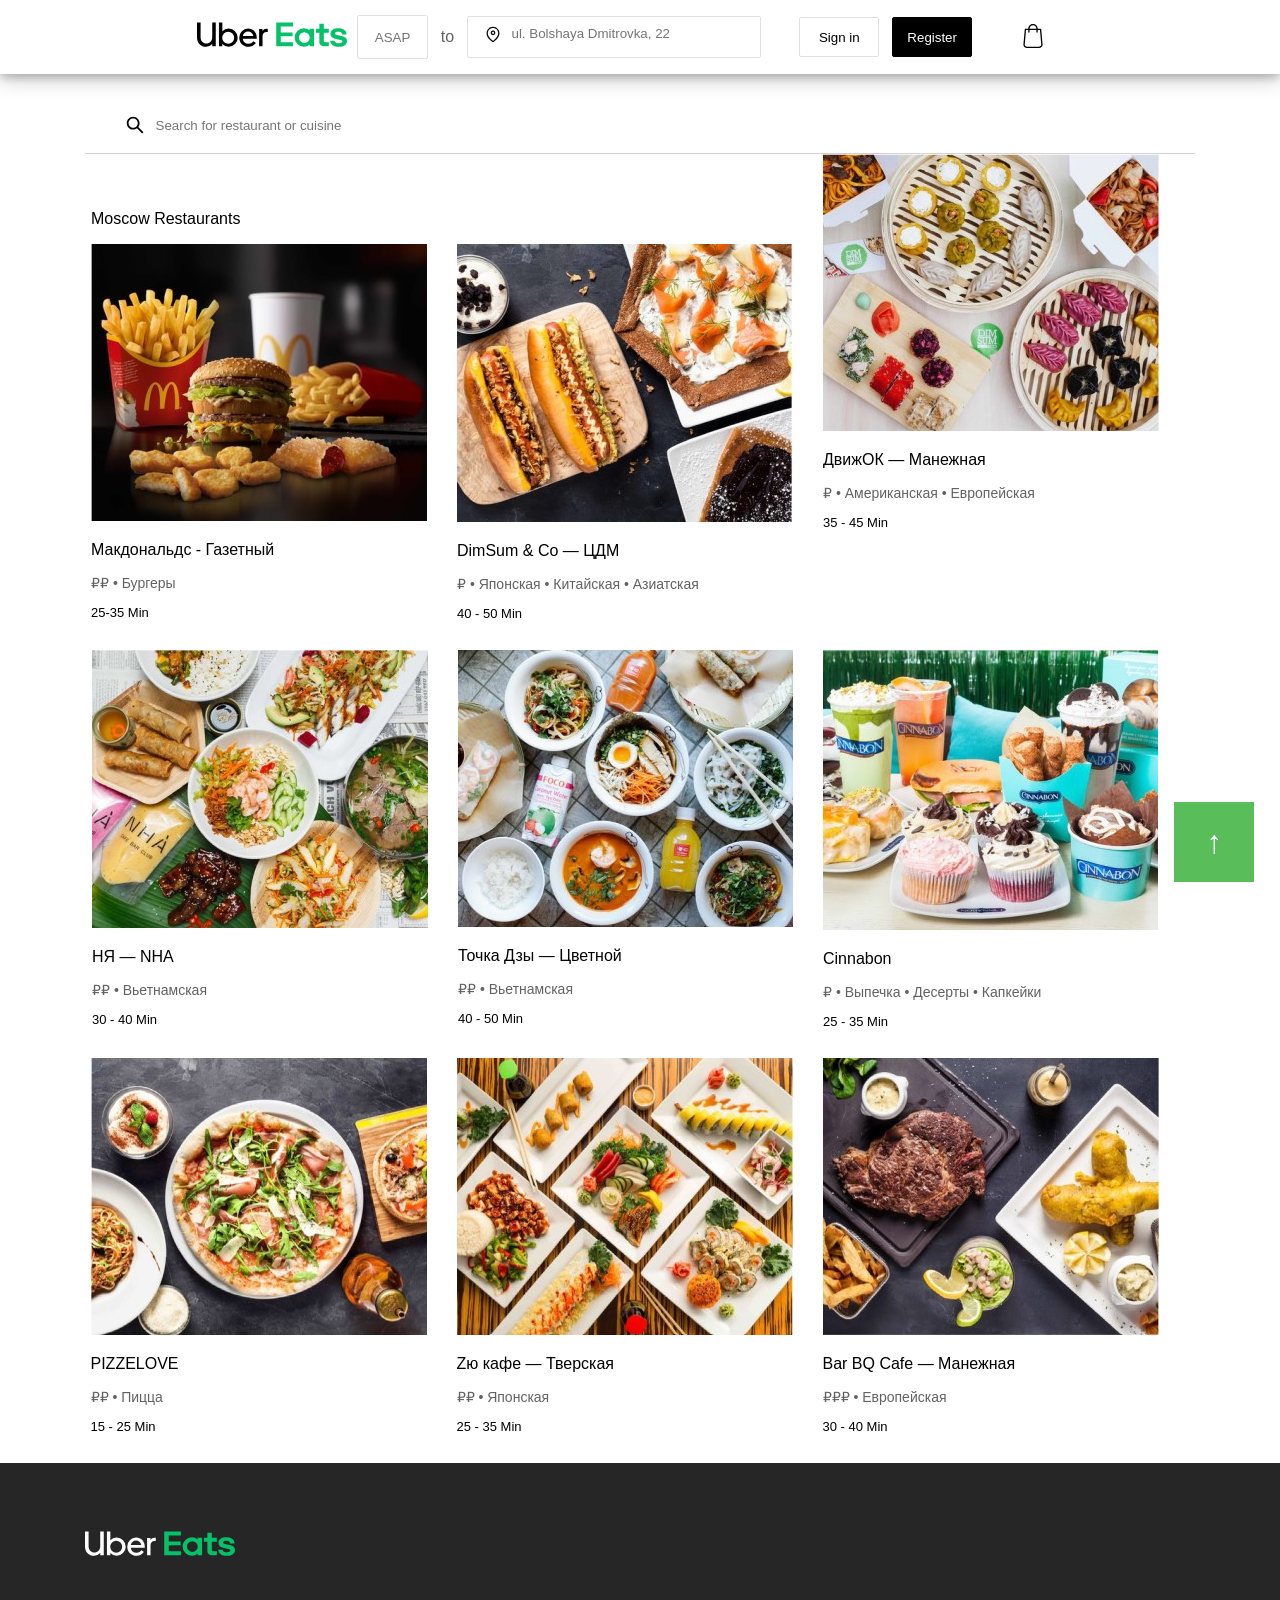
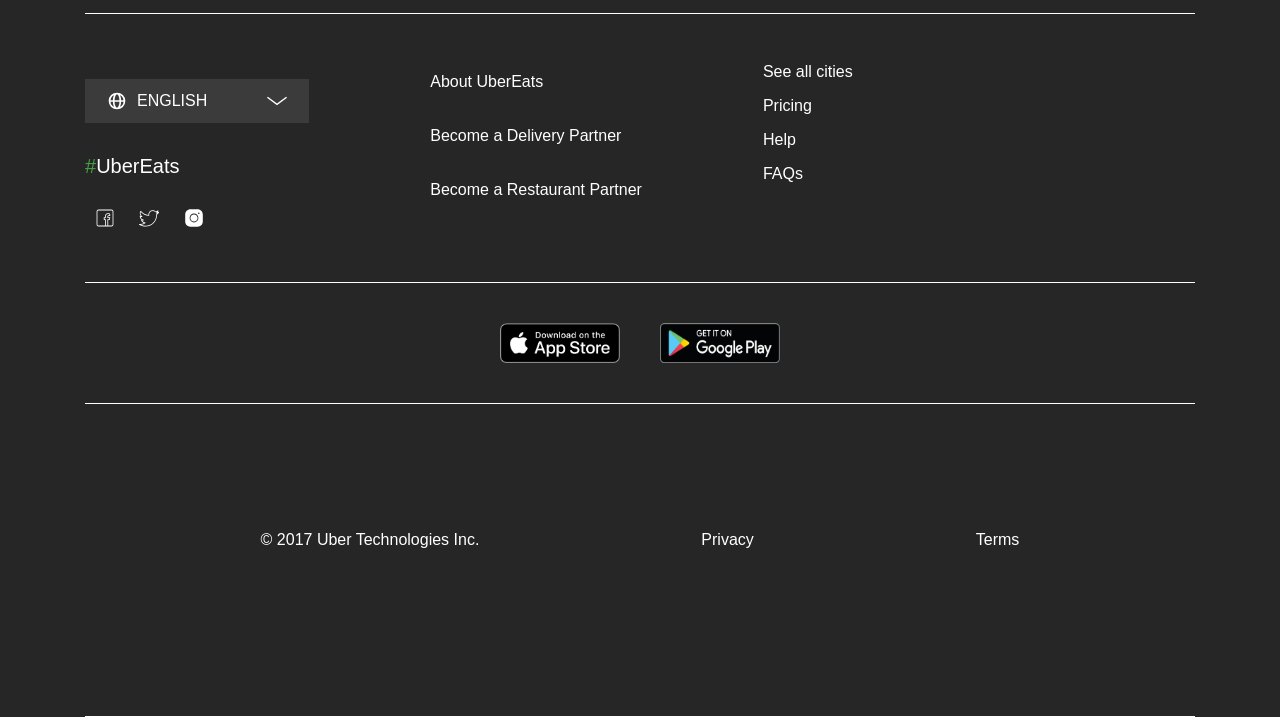
<file: index.html>
<!DOCTYPE html>
<html lang="en">

<head>
  <meta charset="UTF-8" />
  <meta http-equiv="X-UA-Compatible" content="IE=edge" />
  <meta name="viewport" content="width=device-width, initial-scale=1.0" />
  <title>Uber Eats</title>
  <link rel="stylesheet" href="main.css" />
</head>

<body>
    <div class="header">
        <div class="logo" class="inline">
            <img src="./images/uber-eats.svg" alt="logo">
        </div>
        <input class="delivery_time" class="inline" name="delivery time" placeholder="ASAP"/>
        <div class="note" class="inline">to</div>
        <div class="address" class="inline">
            <img src="./images/map-marker.svg"/>
            <input type="text" placeholder="ul. Bolshaya Dmitrovka, 22"/>
        </div>
        <button class="sign_in" class="inline">Sign in</button>
        <button class="register" class="inline">Register</button>
        <button class="shopping_bag" class="inline">
            <img src="./images/shopping-bag.svg" alt="shopping-bag">
        </button>
    </div>

    <div class="search_bar" class="inline">
        <img src="./images/search.svg"/>
        <input type="text" placeholder="Search for restaurant or cuisine">
    </div>

    <div class="main">
        <div class="tile">
            <p style="margin-top: 56px;">Moscow Restaurants</p>
            <img src="./images/photo1.jpg">
            <p style="font-size: 16px;">Макдональдс - Газетный</p>
            <p style="color:#626262; font-size: 14px;">₽₽ • Бургеры</p>
            <p style="font-size: 13px;">25-35 Min</p>

        </div>
        <div class="tile">
            <p style="margin-top: 56px; color: transparent;" id="text1">/</p>
            <img src="./images/photo2.jpg">
            <p style="font-size: 16px;">DimSum & Co — ЦДМ</p>
            <p style="color:#626262; font-size: 14px;">₽ • Японская • Китайская • Азиатская</p>
            <p style="font-size: 13px;">40 - 50 Min</p>
        </div>
        <div class="tile">
            <p style="margin-top: 56px; color: transparent;" id="text2">/</p>
            <img src="./images/photo3.jpg">
            <p style="font-size: 16px;">ДвижОК — Манежная</p>
            <p style="color:#626262; font-size: 14px;">₽ • Американская • Европейская</p>
            <p style="font-size: 13px;">35 - 45 Min</p>
        </div>
        <div class="tile">
            <img src="./images/photo4.jpg">
            <p style="font-size: 16px;">НЯ — NHA</p>
            <p style="color:#626262; font-size: 14px;">₽₽ • Вьетнамская</p>
            <p style="font-size: 13px;">30 - 40 Min</p>
        </div>
        <div class="tile">
            <img src="./images/photo5.jpg">
            <p style="font-size: 16px;">Точка Дзы — Цветной</p>
            <p style="color:#626262; font-size: 14px;">₽₽ • Вьетнамская</p>
            <p style="font-size: 13px;">40 - 50 Min</p>
        </div>
        <div class="tile">
            <img src="./images/photo6.jpg">
            <p style="font-size: 16px;">Cinnabon</p>
            <p style="color:#626262; font-size: 14px;">₽ • Выпечка • Десерты • Капкейки</p>
            <p style="font-size: 13px;">25 - 35 Min</p>
        </div>
        <div class="tile">
            <img src="./images/photo8.jpg">
            <p style="font-size: 16px;">PIZZELOVE</p>
            <p style="color:#626262; font-size: 14px;">₽₽ • Пицца</p>
            <p style="font-size: 13px;">15 - 25 Min</p>
        </div>
        <div class="tile">
            <img src="./images/photo7.jpg">
            <p style="font-size: 16px;">Zю кафе — Тверская</p>
            <p style="color:#626262; font-size: 14px;">₽₽ • Японская</p>
            <p style="font-size: 13px;">25 - 35 Min</p>
        </div>
        <div class="tile">
            <img src="./images/photo9.jpg">
            <p style="font-size: 16px;">Bar BQ Cafe — Манежная</p>
            <p style="color:#626262; font-size: 14px;">₽₽₽ • Европейская</p>
            <p style="font-size: 13px;">30 - 40 Min</p>
        </div>
    </div>
    <div class="footer">
        <div class="logo2">
            <img src="./images/dark-logo.svg" alt="logo">
        </div>
        <div class="footer_main">
            <div class="block">
            <button class="dropbtn"><img src="./images/globe.svg"/> ENGLISH <div class="inline" style="width: 50px;"></div> <img src="./images/down-arrow.svg"/></button>
            <div style="color: white; font-size: 20px;"><span style="color: #49A144;">#</span>UberEats</div>
            <img class="logos" src="./images/facebook.svg"/>
            <img class="logos" src="./images/twitter.svg"/>
            <img class="logos" src="./images/instagram.svg">
            </div>

            <div class="block">
            <p style="color: white; padding: 10px;">About UberEats</p>
            <p style="color: white; padding: 10px;">Become a Delivery Partner</p>
            <p style="color: white; padding: 10px;">Become a Restaurant Partner</p>
            </div>

            <div class="block">
            <p style="color: white;">See all cities</p>
            <p style="color: white;">Pricing</p>
            <p style="color: white;">Help</p>  
            <p style="color: white;">FAQs</p>
            </div>
        </div>
        <div class="stores">
            <img src="./images/app-store.png"/>
            <img src="./images/google-play.png"/>
        </div>

        <div class="footer_main" style="justify-content: center; align-items: center;">
            <p style="color: white; padding: 10%;">© 2017 Uber Technologies Inc.</p>
            <p style="color: white; padding: 10%;">Privacy</p>
            <p style="color: white; padding: 10%;">Terms</p>
            <button class="up_button">↑</button>
        </div>
    </div>
</body>
</file>
<file: main.css>
body {
    margin: 0%;
    padding: 0%;
    font-family: 'Roboto', sans-serif;
}
.header {
    display: flex;
    justify-content: center;
    align-items: center;
    position: sticky;
    background: white;
    top: 0;
    padding: auto;
    box-shadow: 0 4px 8px 0 rgba(0, 0, 0, 0.2), 0 6px 20px 0 rgba(0, 0, 0, 0.19);
    text-align: center;
}
.inline {
    display: inline-block;
}

.logo {
    border: none;
    outline: none;
    background: transparent;
    padding: 10px;
}

.logo img {
    width: 150px;
    height: 50px;
}
.delivery_time {
    width: 65px;
    height: 40px;
    margin-top: 0.5%;
    margin-bottom: 0.5%;
    /* padding: 0.5%; */
    border: 1px solid #E0E0E0;
    border-radius: 2px;
    text-align: center;
    margin-right: 1%;
}

.note {
    color:#626262;
}

.address {
    position: relative;
    width: 292px;
    height: 40px;
    border: 1px solid #E0E0E0;
    border-radius: 2px;
    margin-left: 1%;
    margin-right: 3%;
}

.address input {
    border: none;
    margin-left: 36px;
    margin-top: 8px;
    margin-bottom: 8px;
    margin-right: 72px;
}

.address img {
    margin-top: 5px;
    margin-bottom: 5px;
    margin-left: 10px;
    position: absolute;
    width: 20px;
    height: 25px;
}

.sign_in {
    width: 80px;
    height: 40px;
    background-color: transparent;
    padding: 0.5%;
    border: 1px solid #E0E0E0;
    border-radius: 2px;
    font-weight: 500;
    margin-right: 1%;
    cursor: pointer;
}

.register {
    width: 80px;
    height: 40px;
    background-color: black;
    padding: 0.5%;
    border: 1px solid black;
    border-radius: 2px;
    color:white;
    font-weight: 500;
    cursor: pointer;
}

.shopping_bag {
    border: none;
    outline: none;
    background: transparent;
    padding: 10px;
    cursor: pointer;
    align-items: center;
    justify-content: center;
    margin-right: 3%;
    margin-left: 3%;
}

.shopping_bag img {
    width: 24px;
    height: 24px;
    margin-right: 10%;
    fill: currentColor;
}

.search_bar {
    display: flex;
    justify-content: center;
    align-items: center;
    position: relative;
    padding-top: 40px;
    padding-bottom: 17px;
    margin-left: 85px;
    margin-right: 85px;
    border-bottom: 1px solid lightgray;
}

.search_bar input {
    border: none;
    width: 90%;
}

.search_bar img {
    height: 22px;
    width: 22px;
    padding-right: 8px;
}

.main {
    display: flex;
    flex-wrap: wrap;
    justify-content: center;
    margin-left: 85px;
    margin-right: 85px;
}

.tile {
    margin-right: 30px;
    margin-bottom: 16px;
}

.tile img {
    width: auto;
    height: auto;
}

@media (max-width: 600px) {
    .delivery_time {
        display: none;
    }

    .note {
        display: none;
    }

    .address {
        display: none;
    }

    .shopping_bag {
      display: none;
    }

    .search_bar {
        margin-left: 1%;
        margin-right: 1%;
    }

    .up_button {
        height: 64px;
        width: 64px;
    }
  }

  @media (max-width: 900px) {
    #text1 {
        display: none;
    }
    }
  @media (max-width: 1300px) {
    #text2 {
        display: none;
    }
    }

.footer {
background: #262626;
padding-left: 85px;
padding-right: 85px;
}

.logo2 {
    padding-top: 56px;
    padding-bottom: 40px;
    border-bottom: 1px solid #FFFFFF;
}

.logo2 img {
    width: 150px;
    height: 50px;
}

.footer_main {
    display: flex;
    flex-wrap: wrap;
    padding-bottom: 40px;
    border-bottom: 1px solid #FFFFFF;
}

.block {
    margin-right: 10%;
    margin-top: 3%;
}

.dropbtn {
    display: flex;
    justify-content: center;
    align-items: center;
    background-color: #3B3B3B;
    color: white;
    padding: 12px;
    margin-top: 32px;
    margin-bottom: 32px;
    font-size: 16px;
    border: none;
    cursor: pointer;
  }

.dropbtn img {
    height: 20px;
    width: 20px;
    fill: white;
    padding-left: 10px;
    padding-right: 10px;
  }

.logos {
display: inline-block;
height: 20px;
width: 20px;
padding: 10px;
margin-top: 20px;
}

.stores {
display: flex;
justify-content: center;
align-items: center;
padding-top: 40px;
padding-bottom: 40px;
border-bottom: 1px solid #FFFFFF;
}
.stores img {
width: 120px;
height: 40px;
padding-left: 20px;
padding-right: 20px;
}

.up_button {
    height: 80px;
    width: 80px;
    background: #59BD5A;
    border: none;
    color: white;
    font-size: 32px;
    position: fixed;
    right: 2%;
    bottom: 2%
}
</file>
